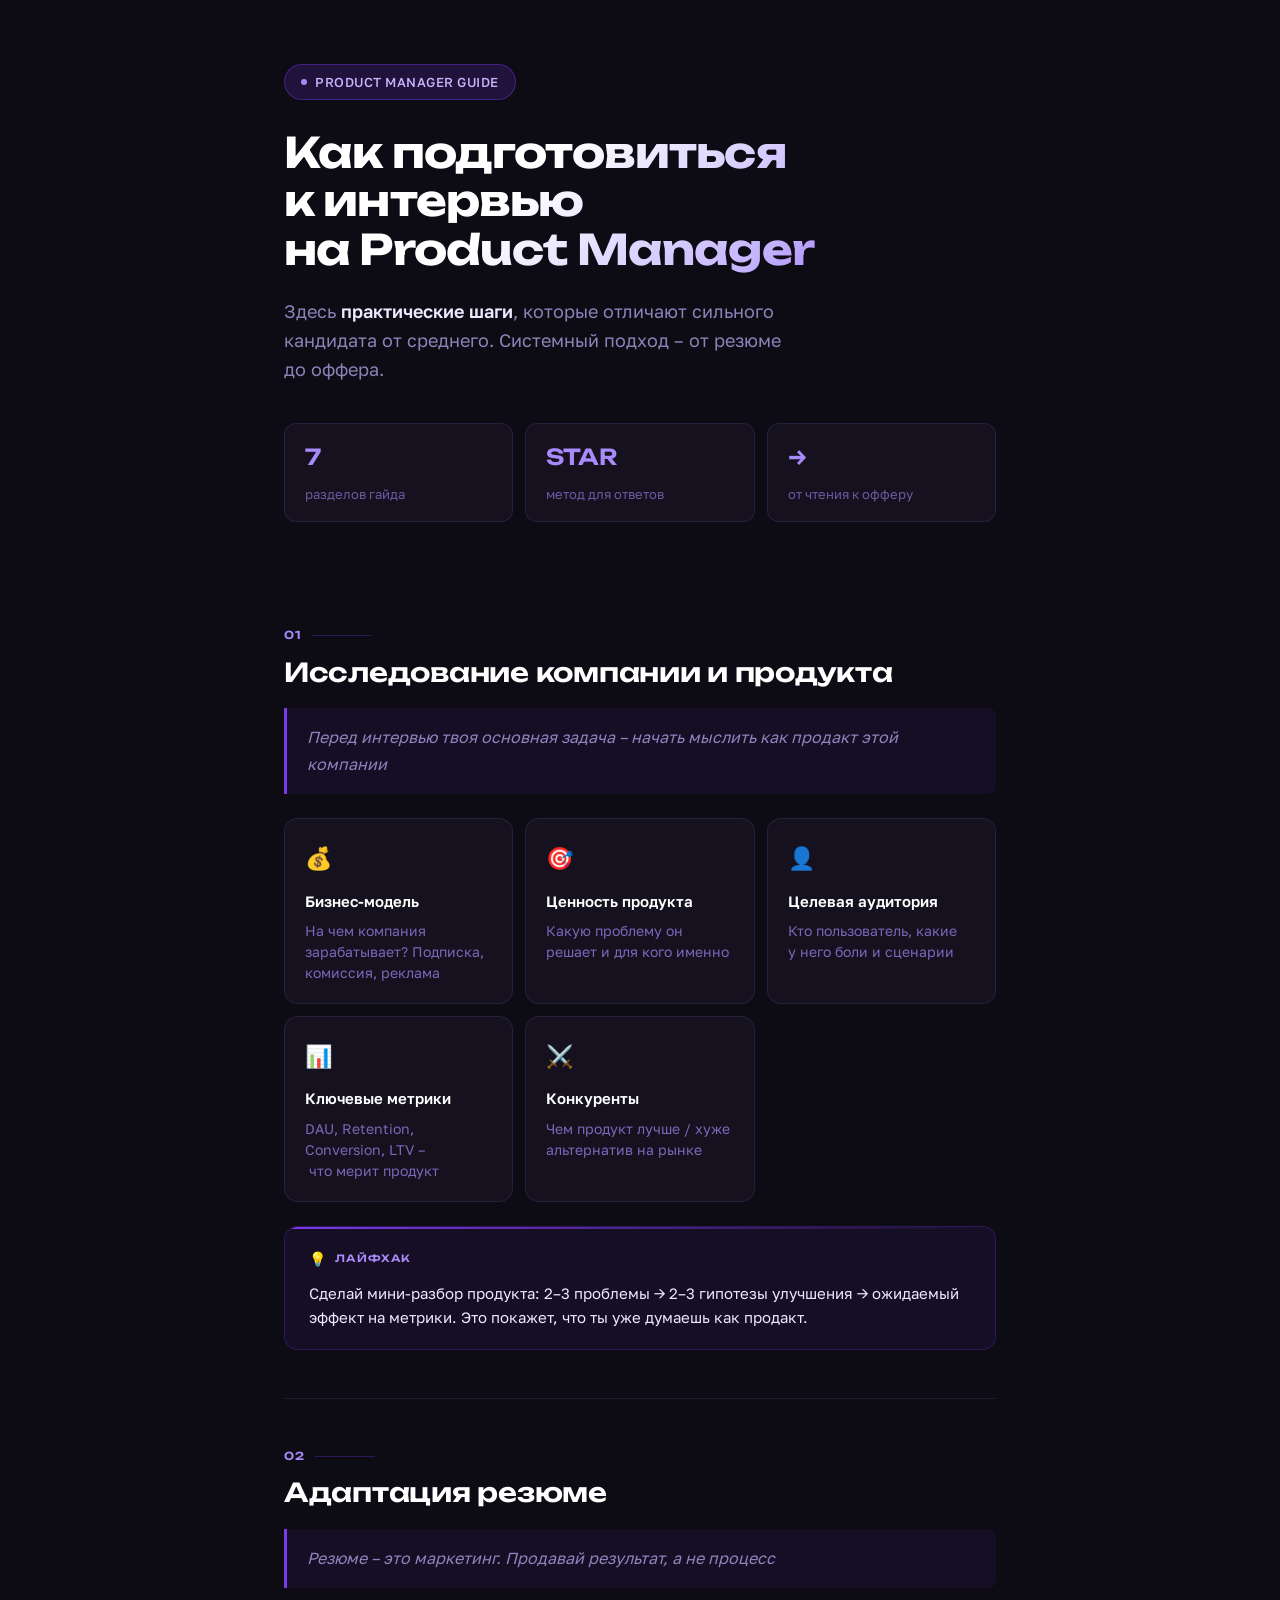
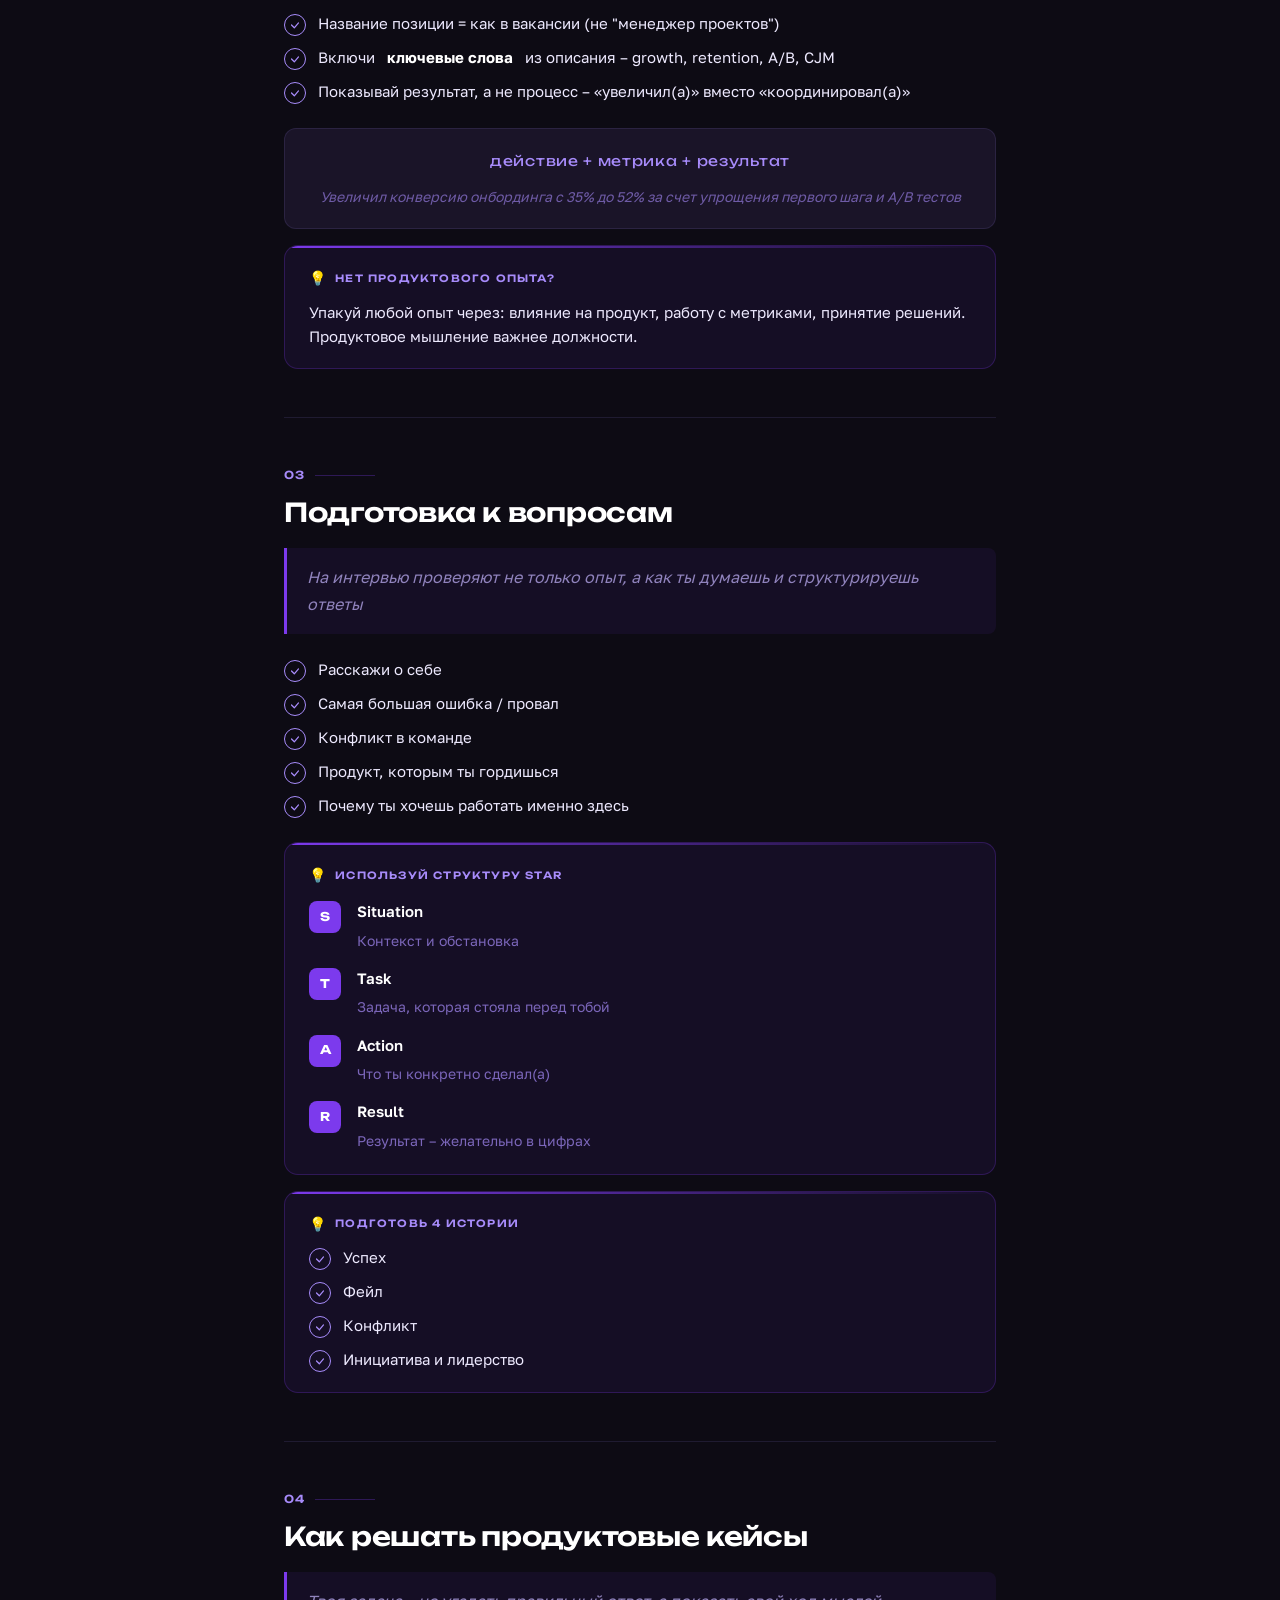
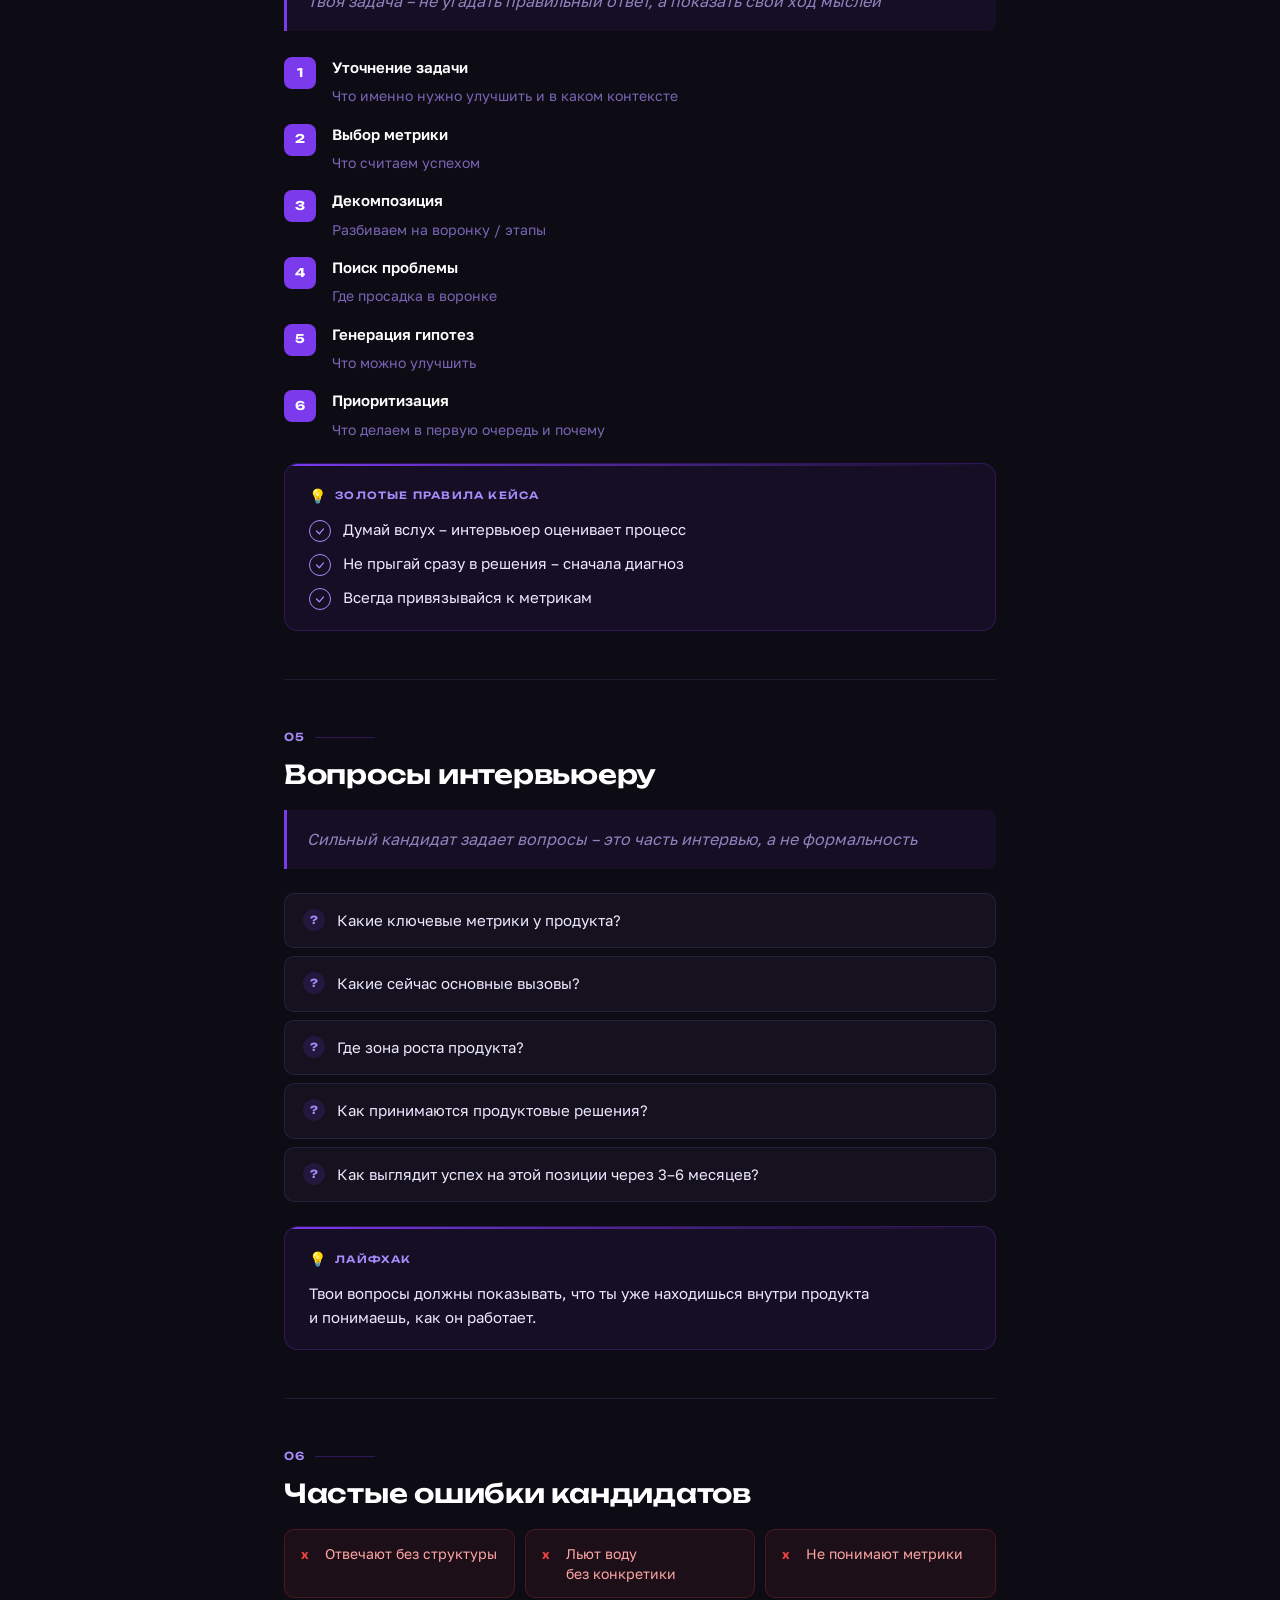
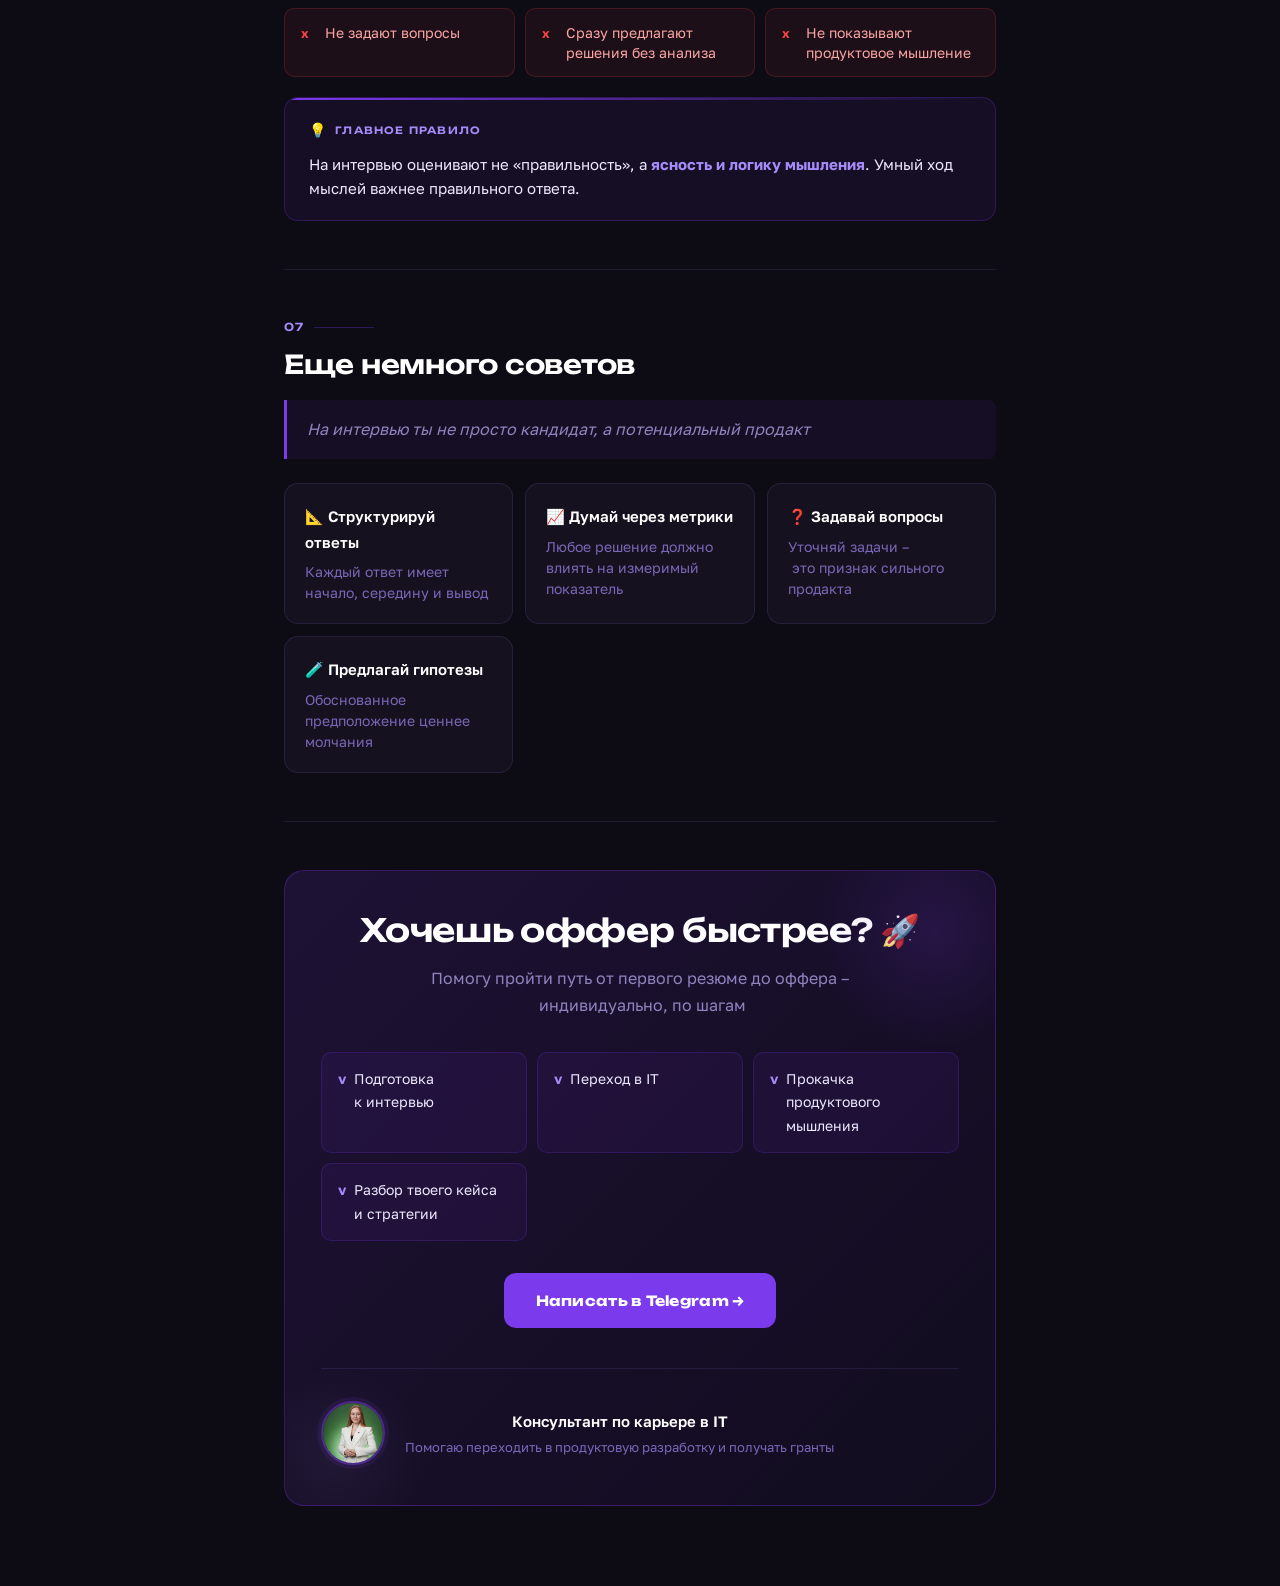
<file: Гайд.html>
<!DOCTYPE html>
<html lang="ru">
<head>
<meta charset="UTF-8">
<meta name="viewport" content="width=device-width, initial-scale=1.0">
<title>Как подготовиться к интервью на Product Manager</title>
<link href="https://fonts.googleapis.com/css2?family=Unbounded:wght@400;600;700&family=Golos+Text:wght@400;500;600&display=swap" rel="stylesheet">
<style>
  :root {
    --purple: #7C3AED;
    --purple-light: #A78BFA;
    --purple-mid: #6D28D9;
    --purple-dark: #4C1D95;
    --dark: #0D0B14;
    --dark-2: #130F1E;
    --dark-3: #1A1428;
    --text: #EDE9FE;
    --text-muted: #A78BFA;
    --accent: #C4B5FD;
    --border: rgba(167,139,250,0.12);
    --card-bg: rgba(167,139,250,0.05);
    --card-border: rgba(167,139,250,0.25);
  }
  * { margin: 0; padding: 0; box-sizing: border-box; }
  body {
    background: var(--dark);
    color: var(--text);
    font-family: 'Golos Text', sans-serif;
    line-height: 1.7;
    min-height: 100vh;
  }
  .wrapper {
    max-width: 760px;
    margin: 0 auto;
    padding: 0 24px 80px;
  }

  /* HERO */
  .hero { padding: 64px 0 48px; }
  .hero-tag {
    display: inline-flex;
    align-items: center;
    gap: 8px;
    background: rgba(124,58,237,0.18);
    border: 1px solid rgba(124,58,237,0.4);
    border-radius: 100px;
    padding: 6px 16px;
    font-size: 13px;
    color: var(--accent);
    font-family: 'Golos Text', sans-serif;
    font-weight: 500;
    letter-spacing: 0.04em;
    text-transform: uppercase;
    margin-bottom: 28px;
  }
  .hero-tag::before {
    content: '';
    width: 6px; height: 6px;
    border-radius: 50%;
    background: var(--purple-light);
    animation: pulse 2s ease-in-out infinite;
  }
  @keyframes pulse {
    0%, 100% { opacity: 1; transform: scale(1); }
    50% { opacity: 0.5; transform: scale(0.8); }
  }
  h1 {
    font-family: 'Unbounded', sans-serif;
    font-size: clamp(26px, 5vw, 42px);
    font-weight: 700;
    line-height: 1.15;
    letter-spacing: -0.02em;
    margin-bottom: 24px;
    background: linear-gradient(135deg, #fff 35%, #C4B5FD 70%, #7C3AED 100%);
    -webkit-background-clip: text;
    -webkit-text-fill-color: transparent;
    background-clip: text;
  }
  .hero-desc {
    font-size: 18px;
    color: rgba(196,181,253,0.7);
    max-width: 560px;
    line-height: 1.6;
    margin-bottom: 40px;
  }
  .hero-desc strong { color: var(--text); font-weight: 600; }

  /* Stats */
  .stats-row { display: flex; gap: 12px; flex-wrap: wrap; margin-bottom: 56px; }
  .stat-chip {
    background: var(--card-bg);
    border: 1px solid var(--border);
    border-radius: 12px;
    padding: 14px 20px;
    flex: 1;
    min-width: 140px;
  }
  .stat-chip .num {
    font-family: 'Unbounded', sans-serif;
    font-size: 22px;
    font-weight: 600;
    color: var(--purple-light);
    display: block;
    margin-bottom: 4px;
  }
  .stat-chip .label { font-size: 13px; color: rgba(167,139,250,0.6); }

  .divider { height: 1px; background: var(--border); margin: 48px 0; }

  .section { margin-bottom: 48px; }
  .section-num {
    font-family: 'Unbounded', sans-serif;
    font-size: 11px;
    font-weight: 600;
    color: var(--purple-light);
    letter-spacing: 0.1em;
    text-transform: uppercase;
    margin-bottom: 12px;
    display: flex;
    align-items: center;
    gap: 10px;
  }
  .section-num::after {
    content: '';
    flex: 1;
    height: 1px;
    background: rgba(124,58,237,0.3);
    max-width: 60px;
  }
  h2 {
    font-family: 'Unbounded', sans-serif;
    font-size: clamp(20px, 3vw, 26px);
    font-weight: 600;
    line-height: 1.2;
    letter-spacing: -0.01em;
    color: #fff;
    margin-bottom: 20px;
  }
  .section-lead {
    font-size: 16px;
    color: rgba(196,181,253,0.7);
    margin-bottom: 24px;
    padding: 16px 20px;
    background: rgba(124,58,237,0.08);
    border-left: 3px solid var(--purple);
    border-radius: 0 8px 8px 0;
    font-style: italic;
  }

  /* Cards */
  .grid-2 {
    display: grid;
    grid-template-columns: repeat(auto-fit, minmax(200px, 1fr));
    gap: 12px;
    margin-bottom: 24px;
  }
  .card {
    background: var(--card-bg);
    border: 1px solid var(--border);
    border-radius: 14px;
    padding: 20px;
    transition: border-color 0.2s, background 0.2s;
  }
  .card:hover { border-color: var(--card-border); background: rgba(124,58,237,0.07); }
  .card-icon { font-size: 22px; margin-bottom: 12px; display: block; }
  .card-title { font-weight: 600; font-size: 15px; color: #fff; margin-bottom: 6px; }
  .card-desc { font-size: 14px; color: rgba(167,139,250,0.7); line-height: 1.5; }

  /* Checklist */
  .checklist { list-style: none; display: flex; flex-direction: column; gap: 10px; margin-bottom: 24px; }
  .checklist li { display: flex; align-items: flex-start; gap: 12px; font-size: 15px; color: var(--text); line-height: 1.5; }
  .checklist li::before {
    content: '';
    width: 20px; height: 20px; min-width: 20px;
    border-radius: 50%;
    border: 1.5px solid var(--purple-light);
    margin-top: 2px;
    background: url("data:image/svg+xml,%3Csvg xmlns='http://www.w3.org/2000/svg' viewBox='0 0 20 20'%3E%3Cpath d='M5 10l4 4 6-7' stroke='%23A78BFA' stroke-width='1.8' fill='none' stroke-linecap='round' stroke-linejoin='round'/%3E%3C/svg%3E") center/14px no-repeat;
  }
  .checklist li strong { color: #fff; }

  /* Lifehack */
  .lifehack {
    background: rgba(124,58,237,0.08);
    border: 1px solid rgba(124,58,237,0.25);
    border-radius: 14px;
    padding: 20px 24px;
    margin-bottom: 16px;
    position: relative;
    overflow: hidden;
  }
  .lifehack::before {
    content: '';
    position: absolute;
    top: 0; left: 0; right: 0;
    height: 2px;
    background: linear-gradient(90deg, var(--purple), transparent);
  }
  .lifehack-label {
    font-family: 'Unbounded', sans-serif;
    font-size: 10px;
    font-weight: 600;
    color: var(--purple-light);
    letter-spacing: 0.12em;
    text-transform: uppercase;
    margin-bottom: 10px;
    display: flex;
    align-items: center;
    gap: 8px;
  }
  .lifehack-label::before { content: '💡'; font-size: 14px; }
  .lifehack p, .lifehack .lh-text { font-size: 15px; color: var(--text); line-height: 1.6; }

  /* Steps */
  .steps { display: flex; flex-direction: column; gap: 12px; margin-bottom: 20px; }
  .step { display: flex; gap: 16px; align-items: flex-start; }
  .step-num {
    font-family: 'Unbounded', sans-serif;
    font-size: 12px;
    font-weight: 700;
    color: #fff;
    background: var(--purple);
    border-radius: 8px;
    width: 32px; height: 32px; min-width: 32px;
    display: flex;
    align-items: center;
    justify-content: center;
    margin-top: 2px;
  }
  .step-content strong { display: block; color: #fff; font-size: 15px; font-weight: 600; margin-bottom: 2px; }
  .step-content span { font-size: 14px; color: rgba(167,139,250,0.7); }

  /* Errors */
  .errors-grid {
    display: grid;
    grid-template-columns: repeat(auto-fit, minmax(180px, 1fr));
    gap: 10px;
    margin-bottom: 20px;
  }
  .error-chip {
    background: rgba(239,68,68,0.07);
    border: 1px solid rgba(239,68,68,0.2);
    border-radius: 10px;
    padding: 14px 16px;
    font-size: 14px;
    color: #FCA5A5;
    display: flex;
    gap: 10px;
    align-items: flex-start;
    line-height: 1.4;
  }
  .error-chip::before { content: 'x'; font-size: 13px; color: #EF4444; font-weight: 700; margin-top: 1px; min-width: 14px; }

  /* Formula */
  .formula {
    background: var(--dark-3);
    border: 1px solid var(--border);
    border-radius: 12px;
    padding: 20px 24px;
    margin-bottom: 16px;
    text-align: center;
  }
  .formula-text { font-family: 'Unbounded', sans-serif; font-size: 14px; color: var(--purple-light); letter-spacing: 0.05em; }
  .formula-example { margin-top: 12px; font-size: 14px; color: rgba(167,139,250,0.6); font-style: italic; }

  /* Questions */
  .questions { display: flex; flex-direction: column; gap: 8px; margin-bottom: 24px; }
  .question-item {
    display: flex;
    align-items: flex-start;
    gap: 12px;
    background: var(--card-bg);
    border: 1px solid var(--border);
    border-radius: 10px;
    padding: 14px 18px;
    font-size: 15px;
    color: var(--text);
    transition: border-color 0.2s;
  }
  .question-item:hover { border-color: rgba(124,58,237,0.4); }
  .question-item::before {
    content: '?';
    font-family: 'Unbounded', sans-serif;
    font-size: 11px;
    font-weight: 700;
    color: var(--purple-light);
    background: rgba(124,58,237,0.15);
    width: 22px; height: 22px; min-width: 22px;
    border-radius: 50%;
    display: flex;
    align-items: center;
    justify-content: center;
    margin-top: 1px;
  }

  /* CTA */
  .cta {
    background: linear-gradient(135deg, rgba(124,58,237,0.15) 0%, rgba(76,29,149,0.08) 100%);
    border: 1px solid rgba(124,58,237,0.3);
    border-radius: 20px;
    padding: 40px 36px;
    text-align: center;
    position: relative;
    overflow: hidden;
  }
  .cta::before {
    content: '';
    position: absolute;
    top: -60px; right: -60px;
    width: 240px; height: 240px;
    border-radius: 50%;
    background: radial-gradient(circle, rgba(124,58,237,0.15) 0%, transparent 70%);
    pointer-events: none;
  }
  .cta::after {
    content: '';
    position: absolute;
    bottom: -40px; left: -40px;
    width: 180px; height: 180px;
    border-radius: 50%;
    background: radial-gradient(circle, rgba(196,181,253,0.06) 0%, transparent 70%);
    pointer-events: none;
  }
  .cta h2 { font-size: clamp(22px, 4vw, 32px); margin-bottom: 16px; }
  .cta p { color: rgba(196,181,253,0.7); font-size: 16px; margin-bottom: 32px; max-width: 440px; margin-left: auto; margin-right: auto; }

  .services {
    display: grid;
    grid-template-columns: repeat(auto-fit, minmax(160px, 1fr));
    gap: 10px;
    margin-bottom: 32px;
    text-align: left;
  }
  .service-item {
    background: rgba(124,58,237,0.08);
    border: 1px solid rgba(124,58,237,0.2);
    border-radius: 10px;
    padding: 14px 16px;
    font-size: 14px;
    color: var(--text);
    display: flex;
    gap: 8px;
    align-items: flex-start;
  }
  .service-item::before { content: 'v'; color: var(--purple-light); font-weight: 700; font-size: 14px; }

  .btn {
    display: inline-flex;
    align-items: center;
    gap: 10px;
    background: var(--purple);
    color: #fff;
    font-family: 'Unbounded', sans-serif;
    font-size: 14px;
    font-weight: 700;
    padding: 16px 32px;
    border-radius: 12px;
    text-decoration: none;
    transition: transform 0.15s, box-shadow 0.15s;
    letter-spacing: 0.02em;
  }
  .btn:hover { transform: translateY(-2px); box-shadow: 0 12px 36px rgba(124,58,237,0.45); }

  /* Author with photo */
  .author {
    display: flex;
    align-items: center;
    gap: 20px;
    margin-top: 40px;
    padding-top: 32px;
    border-top: 1px solid var(--border);
  }
  .author-photo {
    width: 64px;
    height: 64px;
    border-radius: 50%;
    object-fit: cover;
    border: 2px solid rgba(124,58,237,0.5);
    flex-shrink: 0;
    box-shadow: 0 0 0 4px rgba(124,58,237,0.1);
  }
  .author-info .name { font-weight: 600; font-size: 15px; color: #fff; }
  .author-info .role { font-size: 13px; color: rgba(167,139,250,0.7); margin-top: 2px; }
</style>
</head>
<body>
<div class="wrapper">

  <div class="hero">
    <div class="hero-tag">Product Manager Guide</div>
    <h1>Как подготовиться к интервью на Product&nbsp;Manager</h1>
    <p class="hero-desc">
      Здесь <strong>практические шаги</strong>, которые отличают сильного кандидата от среднего. Системный подход – от резюме до оффера.
    </p>
    <div class="stats-row">
      <div class="stat-chip">
        <span class="num">7</span>
        <span class="label">разделов гайда</span>
      </div>
      <div class="stat-chip">
        <span class="num">STAR</span>
        <span class="label">метод для ответов</span>
      </div>
      <div class="stat-chip">
        <span class="num">→</span>
        <span class="label">от чтения к офферу</span>
      </div>
    </div>
  </div>

  <div class="section">
    <div class="section-num">01</div>
    <h2>Исследование компании и продукта</h2>
    <p class="section-lead">Перед интервью твоя основная задача – начать мыслить как продакт этой компании</p>
    <div class="grid-2">
      <div class="card">
        <span class="card-icon">💰</span>
        <div class="card-title">Бизнес-модель</div>
        <div class="card-desc">На чем компания зарабатывает? Подписка, комиссия, реклама</div>
      </div>
      <div class="card">
        <span class="card-icon">🎯</span>
        <div class="card-title">Ценность продукта</div>
        <div class="card-desc">Какую проблему он решает и для кого именно</div>
      </div>
      <div class="card">
        <span class="card-icon">👤</span>
        <div class="card-title">Целевая аудитория</div>
        <div class="card-desc">Кто пользователь, какие у него боли и сценарии</div>
      </div>
      <div class="card">
        <span class="card-icon">📊</span>
        <div class="card-title">Ключевые метрики</div>
        <div class="card-desc">DAU, Retention, Conversion, LTV – что мерит продукт</div>
      </div>
      <div class="card">
        <span class="card-icon">⚔️</span>
        <div class="card-title">Конкуренты</div>
        <div class="card-desc">Чем продукт лучше / хуже альтернатив на рынке</div>
      </div>
    </div>
    <div class="lifehack">
      <div class="lifehack-label">Лайфхак</div>
      <p class="lh-text">Сделай мини-разбор продукта: 2–3 проблемы → 2–3 гипотезы улучшения → ожидаемый эффект на метрики. Это покажет, что ты уже думаешь как продакт.</p>
    </div>
  </div>

  <div class="divider"></div>

  <div class="section">
    <div class="section-num">02</div>
    <h2>Адаптация резюме</h2>
    <p class="section-lead">Резюме – это маркетинг. Продавай результат, а не процесс</p>
    <ul class="checklist">
      <li>Название позиции = как в вакансии (не "менеджер проектов")</li>
      <li>Включи <strong>ключевые слова</strong> из описания – growth, retention, A/B, CJM</li>
      <li>Показывай результат, а не процесс – «увеличил(а)» вместо «координировал(а)»</li>
    </ul>
    <div class="formula">
      <div class="formula-text">действие + метрика + результат</div>
      <div class="formula-example">Увеличил конверсию онбординга с 35% до 52% за счет упрощения первого шага и A/B тестов</div>
    </div>
    <div class="lifehack">
      <div class="lifehack-label">Нет продуктового опыта?</div>
      <p class="lh-text">Упакуй любой опыт через: влияние на продукт, работу с метриками, принятие решений. Продуктовое мышление важнее должности.</p>
    </div>
  </div>

  <div class="divider"></div>

  <div class="section">
    <div class="section-num">03</div>
    <h2>Подготовка к вопросам</h2>
    <p class="section-lead">На интервью проверяют не только опыт, а как ты думаешь и структурируешь ответы</p>
    <ul class="checklist" style="margin-bottom: 24px;">
      <li>Расскажи о себе</li>
      <li>Самая большая ошибка / провал</li>
      <li>Конфликт в команде</li>
      <li>Продукт, которым ты гордишься</li>
      <li>Почему ты хочешь работать именно здесь</li>
    </ul>
    <div class="lifehack">
      <div class="lifehack-label">Используй структуру STAR</div>
      <div class="steps" style="margin-top: 12px; margin-bottom: 0;">
        <div class="step">
          <div class="step-num">S</div>
          <div class="step-content"><strong>Situation</strong><span>Контекст и обстановка</span></div>
        </div>
        <div class="step">
          <div class="step-num">T</div>
          <div class="step-content"><strong>Task</strong><span>Задача, которая стояла перед тобой</span></div>
        </div>
        <div class="step">
          <div class="step-num">A</div>
          <div class="step-content"><strong>Action</strong><span>Что ты конкретно сделал(а)</span></div>
        </div>
        <div class="step">
          <div class="step-num">R</div>
          <div class="step-content"><strong>Result</strong><span>Результат – желательно в цифрах</span></div>
        </div>
      </div>
    </div>
    <div class="lifehack" style="margin-top: 12px;">
      <div class="lifehack-label">Подготовь 4 истории</div>
      <ul class="checklist" style="margin-bottom: 0;">
        <li>Успех</li>
        <li>Фейл</li>
        <li>Конфликт</li>
        <li>Инициатива и лидерство</li>
      </ul>
    </div>
  </div>

  <div class="divider"></div>

  <div class="section">
    <div class="section-num">04</div>
    <h2>Как решать продуктовые кейсы</h2>
    <p class="section-lead">Твоя задача – не угадать правильный ответ, а показать свой ход мыслей</p>
    <div class="steps">
      <div class="step">
        <div class="step-num">1</div>
        <div class="step-content"><strong>Уточнение задачи</strong><span>Что именно нужно улучшить и в каком контексте</span></div>
      </div>
      <div class="step">
        <div class="step-num">2</div>
        <div class="step-content"><strong>Выбор метрики</strong><span>Что считаем успехом</span></div>
      </div>
      <div class="step">
        <div class="step-num">3</div>
        <div class="step-content"><strong>Декомпозиция</strong><span>Разбиваем на воронку / этапы</span></div>
      </div>
      <div class="step">
        <div class="step-num">4</div>
        <div class="step-content"><strong>Поиск проблемы</strong><span>Где просадка в воронке</span></div>
      </div>
      <div class="step">
        <div class="step-num">5</div>
        <div class="step-content"><strong>Генерация гипотез</strong><span>Что можно улучшить</span></div>
      </div>
      <div class="step">
        <div class="step-num">6</div>
        <div class="step-content"><strong>Приоритизация</strong><span>Что делаем в первую очередь и почему</span></div>
      </div>
    </div>
    <div class="lifehack">
      <div class="lifehack-label">Золотые правила кейса</div>
      <ul class="checklist" style="margin-bottom: 0;">
        <li>Думай вслух – интервьюер оценивает процесс</li>
        <li>Не прыгай сразу в решения – сначала диагноз</li>
        <li>Всегда привязывайся к метрикам</li>
      </ul>
    </div>
  </div>

  <div class="divider"></div>

  <div class="section">
    <div class="section-num">05</div>
    <h2>Вопросы интервьюеру</h2>
    <p class="section-lead">Сильный кандидат задает вопросы – это часть интервью, а не формальность</p>
    <div class="questions">
      <div class="question-item">Какие ключевые метрики у продукта?</div>
      <div class="question-item">Какие сейчас основные вызовы?</div>
      <div class="question-item">Где зона роста продукта?</div>
      <div class="question-item">Как принимаются продуктовые решения?</div>
      <div class="question-item">Как выглядит успех на этой позиции через 3–6 месяцев?</div>
    </div>
    <div class="lifehack">
      <div class="lifehack-label">Лайфхак</div>
      <p class="lh-text">Твои вопросы должны показывать, что ты уже находишься внутри продукта и понимаешь, как он работает.</p>
    </div>
  </div>

  <div class="divider"></div>

  <div class="section">
    <div class="section-num">06</div>
    <h2>Частые ошибки кандидатов</h2>
    <div class="errors-grid">
      <div class="error-chip">Отвечают без структуры</div>
      <div class="error-chip">Льют воду без конкретики</div>
      <div class="error-chip">Не понимают метрики</div>
      <div class="error-chip">Не задают вопросы</div>
      <div class="error-chip">Сразу предлагают решения без анализа</div>
      <div class="error-chip">Не показывают продуктовое мышление</div>
    </div>
    <div class="lifehack">
      <div class="lifehack-label">Главное правило</div>
      <p class="lh-text">На интервью оценивают не «правильность», а <strong style="color: var(--purple-light);">ясность и логику мышления</strong>. Умный ход мыслей важнее правильного ответа.</p>
    </div>
  </div>

  <div class="divider"></div>

  <div class="section">
    <div class="section-num">07</div>
    <h2>Еще немного советов</h2>
    <p class="section-lead">На интервью ты не просто кандидат, а потенциальный продакт</p>
    <div class="grid-2">
      <div class="card">
        <div class="card-title">📐 Структурируй ответы</div>
        <div class="card-desc">Каждый ответ имеет начало, середину и вывод</div>
      </div>
      <div class="card">
        <div class="card-title">📈 Думай через метрики</div>
        <div class="card-desc">Любое решение должно влиять на измеримый показатель</div>
      </div>
      <div class="card">
        <div class="card-title">❓ Задавай вопросы</div>
        <div class="card-desc">Уточняй задачи – это признак сильного продакта</div>
      </div>
      <div class="card">
        <div class="card-title">🧪 Предлагай гипотезы</div>
        <div class="card-desc">Обоснованное предположение ценнее молчания</div>
      </div>
    </div>
  </div>

  <div class="divider"></div>

  <div class="cta">
    <h2>Хочешь оффер быстрее? 🚀</h2>
    <p>Помогу пройти путь от первого резюме до оффера – индивидуально, по шагам</p>
    <div class="services">
      <div class="service-item">Подготовка к интервью</div>
      <div class="service-item">Переход в IT</div>
      <div class="service-item">Прокачка продуктового мышления</div>
      <div class="service-item">Разбор твоего кейса и стратегии</div>
    </div>
    <a href="https://t.me/" class="btn">
      Написать в Telegram →
    </a>

    <div class="author">
      <img class="author-photo" src="[data-uri]" alt="Автор" />
      <div class="author-info">
        <div class="name">Консультант по карьере в IT</div>
        <div class="role">Помогаю переходить в продуктовую разработку и получать гранты</div>
      </div>
    </div>
  </div>

</div>
</body>
</html>
</file>
